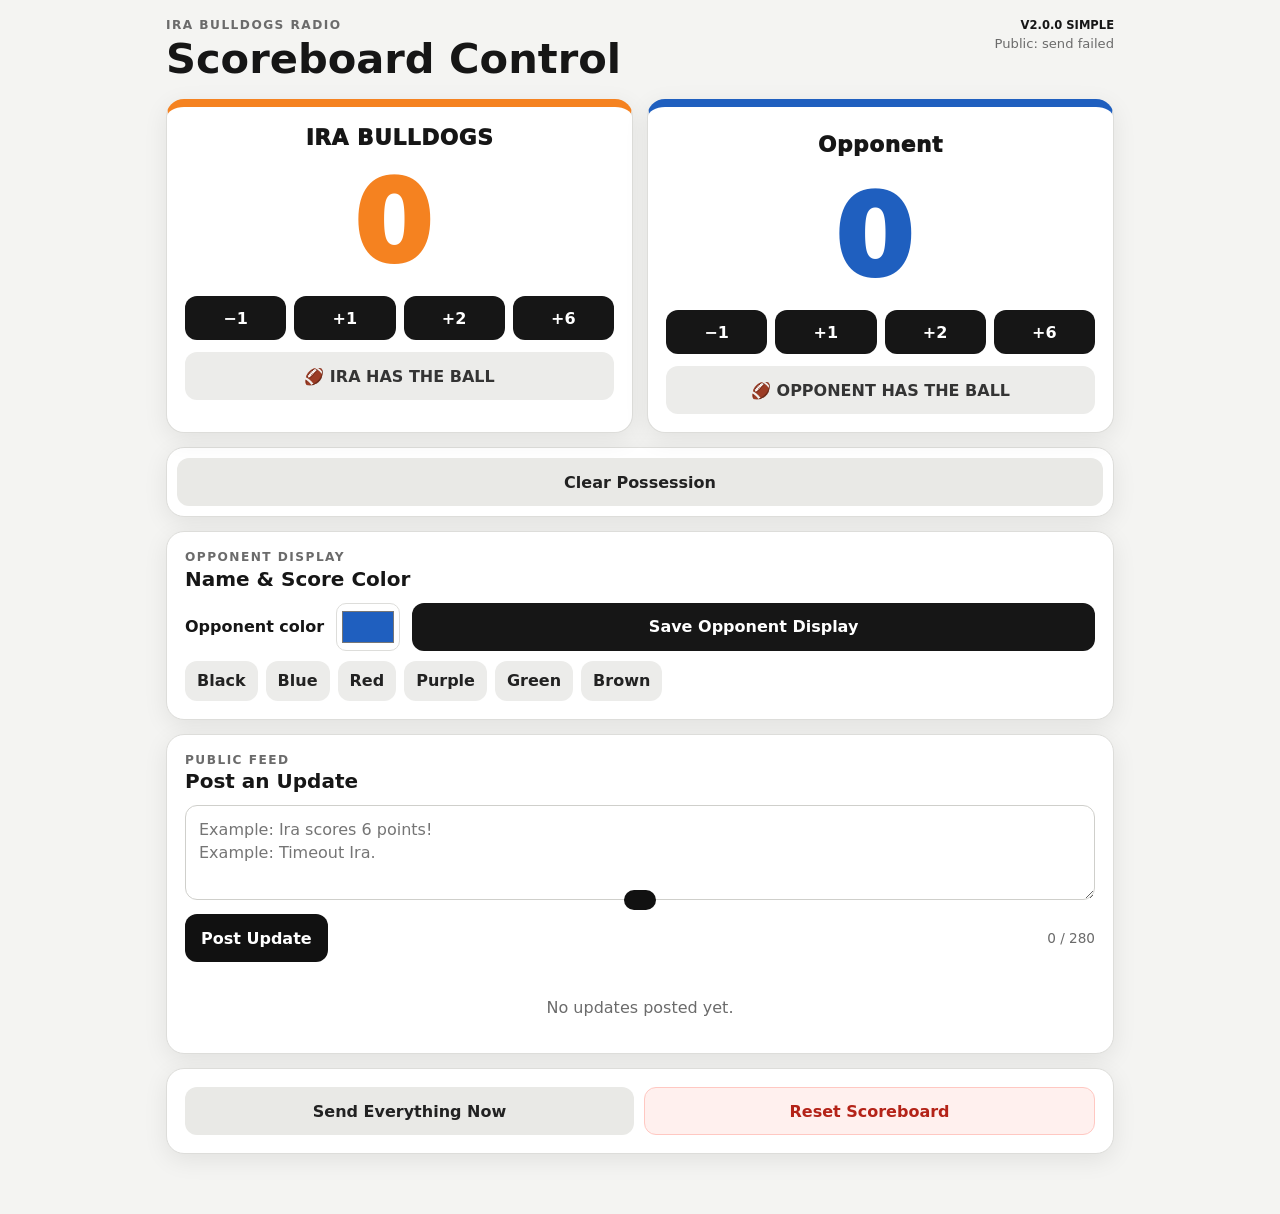
<file: index.html>
<!doctype html>
<html lang="en">
<head>
  <meta charset="utf-8">
  <meta name="viewport" content="width=device-width,initial-scale=1,viewport-fit=cover">
  <meta name="theme-color" content="#111111">
  <title>Ira Bulldogs Scoreboard Control</title>
  <link rel="stylesheet" href="styles.css?v=2000">
</head>
<body>
  <main class="shell">
    <header class="topbar">
      <div>
        <div class="eyebrow">IRA BULLDOGS RADIO</div>
        <h1>Scoreboard Control</h1>
      </div>
      <div class="status-stack">
        <span class="version">V2.0.0 SIMPLE</span>
        <span id="publicStatus" class="sync-status">Public: checking…</span>
      </div>
    </header>

    <section class="scoreboard" aria-label="Scoreboard controls">
      <article class="team-card ira-card" id="iraCard">
        <div class="team-name">IRA BULLDOGS</div>
        <input id="iraScore" class="score-input" type="number" min="0" step="1" inputmode="numeric" aria-label="Ira score">
        <div class="score-buttons">
          <button type="button" data-score="ira:-1">−1</button>
          <button type="button" data-score="ira:1">+1</button>
          <button type="button" data-score="ira:2">+2</button>
          <button type="button" data-score="ira:6">+6</button>
        </div>
        <button id="iraPossession" class="possession-btn" type="button">🏈 IRA HAS THE BALL</button>
      </article>

      <article class="team-card opponent-card" id="opponentCard">
        <input id="opponentName" class="opponent-name" maxlength="40" aria-label="Opponent name" placeholder="Opponent">
        <input id="opponentScore" class="score-input" type="number" min="0" step="1" inputmode="numeric" aria-label="Opponent score">
        <div class="score-buttons">
          <button type="button" data-score="opponent:-1">−1</button>
          <button type="button" data-score="opponent:1">+1</button>
          <button type="button" data-score="opponent:2">+2</button>
          <button type="button" data-score="opponent:6">+6</button>
        </div>
        <button id="opponentPossession" class="possession-btn" type="button">🏈 OPPONENT HAS THE BALL</button>
      </article>
    </section>

    <section class="card possession-clear">
      <button id="clearPossession" type="button" class="secondary wide">Clear Possession</button>
    </section>

    <section class="card opponent-settings">
      <div class="section-heading">
        <div>
          <div class="eyebrow">OPPONENT DISPLAY</div>
          <h2>Name & Score Color</h2>
        </div>
      </div>
      <div class="color-row">
        <label for="opponentColor">Opponent color</label>
        <input id="opponentColor" type="color" value="#1f5fbf" aria-label="Opponent score color">
        <button id="applyOpponent" type="button">Save Opponent Display</button>
      </div>
      <div class="preset-row" aria-label="Opponent color presets">
        <button type="button" class="color-preset" data-color="#000000">Black</button>
        <button type="button" class="color-preset" data-color="#1f5fbf">Blue</button>
        <button type="button" class="color-preset" data-color="#a4161a">Red</button>
        <button type="button" class="color-preset" data-color="#6a1b9a">Purple</button>
        <button type="button" class="color-preset" data-color="#1b5e20">Green</button>
        <button type="button" class="color-preset" data-color="#7a4a21">Brown</button>
      </div>
    </section>

    <section class="card updates-card">
      <div class="section-heading">
        <div>
          <div class="eyebrow">PUBLIC FEED</div>
          <h2>Post an Update</h2>
        </div>
      </div>
      <textarea id="newUpdate" rows="3" maxlength="280" placeholder="Example: Ira scores 6 points!&#10;Example: Timeout Ira."></textarea>
      <div class="composer-actions">
        <button id="postUpdate" type="button" class="primary">Post Update</button>
        <span id="charCount" class="muted">0 / 280</span>
      </div>
      <div id="updatesList" class="updates-list"></div>
    </section>

    <section class="card utility-card">
      <button id="publishNow" type="button" class="secondary">Send Everything Now</button>
      <button id="resetGame" type="button" class="danger-ghost">Reset Scoreboard</button>
    </section>
  </main>

  <dialog id="editDialog">
    <form method="dialog" id="editForm">
      <h2>Edit Update</h2>
      <textarea id="editUpdateText" rows="4" maxlength="280"></textarea>
      <div class="dialog-actions">
        <button value="cancel" class="secondary">Cancel</button>
        <button id="saveEdit" value="default" class="primary">Save Changes</button>
      </div>
    </form>
  </dialog>

  <dialog id="confirmDialog">
    <form method="dialog">
      <h2 id="confirmTitle">Confirm</h2>
      <p id="confirmText"></p>
      <div class="dialog-actions">
        <button value="cancel" class="secondary">Cancel</button>
        <button id="confirmYes" value="default" class="danger">Delete</button>
      </div>
    </form>
  </dialog>

  <div id="toast" class="toast" role="status" aria-live="polite"></div>

  <script src="config.js"></script>
  <script src="app.js?v=2000"></script>
</body>
</html>
</file>
<file: styles.css>
:root{
  --bg:#f4f4f2;
  --card:#ffffff;
  --text:#161616;
  --muted:#6b6b6b;
  --line:#ddddda;
  --ira:#f58220;
  --ira-dark:#b94f00;
  --opp:#1f5fbf;
  --danger:#b42318;
  --shadow:0 6px 24px rgba(0,0,0,.08);
}
*{box-sizing:border-box}
html{background:var(--bg)}
body{margin:0;font-family:system-ui,-apple-system,BlinkMacSystemFont,"Segoe UI",sans-serif;color:var(--text);background:var(--bg)}
button,input,textarea{font:inherit}
button{min-height:48px;border:0;border-radius:12px;padding:10px 16px;font-weight:800;cursor:pointer;background:#161616;color:#fff}
button:active{transform:translateY(1px)}
.shell{width:min(980px,100%);margin:0 auto;padding:18px 16px 60px}
.topbar{display:flex;align-items:flex-start;justify-content:space-between;gap:16px;margin-bottom:16px}
.eyebrow{font-size:.76rem;letter-spacing:.12em;font-weight:900;color:var(--muted)}
h1,h2{margin:.15rem 0 0} h1{font-size:clamp(1.7rem,5vw,2.6rem)} h2{font-size:1.25rem}
.status-stack{text-align:right;display:grid;gap:4px}.version{font-size:.72rem;font-weight:900}.sync-status{font-size:.82rem;color:var(--muted)}
.scoreboard{display:grid;grid-template-columns:1fr 1fr;gap:14px}
.team-card,.card{background:var(--card);border:1px solid var(--line);border-radius:18px;box-shadow:var(--shadow)}
.team-card{padding:18px;text-align:center;overflow:hidden}.ira-card{border-top:8px solid var(--ira)}.opponent-card{border-top:8px solid var(--opp)}
.team-name,.opponent-name{font-weight:950;letter-spacing:.03em;font-size:clamp(1rem,3vw,1.35rem)}
.opponent-name{width:100%;text-align:center;border:1px solid transparent;border-radius:9px;padding:6px;background:transparent;color:var(--text)}.opponent-name:focus{border-color:var(--line);outline:none;background:#fafafa}
.score-input{display:block;width:100%;border:0;background:transparent;text-align:center;font-weight:950;font-size:clamp(4rem,14vw,7rem);line-height:1;color:var(--ira);padding:8px 0}.opponent-card .score-input{color:var(--opp)}.score-input:focus{outline:2px solid #bbb;border-radius:12px}
.score-buttons{display:grid;grid-template-columns:repeat(4,1fr);gap:8px}.score-buttons button{min-height:44px;padding:6px}
.possession-btn{width:100%;margin-top:12px;background:#ececea;color:#343434;border:2px solid transparent}.possession-btn.active{background:#161616;color:#fff;border-color:#161616}
.ira-card .possession-btn.active{background:var(--ira-dark);border-color:var(--ira-dark)}.opponent-card .possession-btn.active{background:var(--opp);border-color:var(--opp)}
.card{padding:18px;margin-top:14px}.possession-clear{padding:10px}.wide{width:100%}
.section-heading{display:flex;justify-content:space-between;gap:12px;align-items:center;margin-bottom:12px}
.color-row{display:grid;grid-template-columns:auto 64px 1fr;align-items:center;gap:12px}.color-row label{font-weight:800}.color-row input[type=color]{width:64px;height:48px;padding:3px;border:1px solid var(--line);border-radius:10px;background:#fff}
.preset-row{display:flex;flex-wrap:wrap;gap:8px;margin-top:10px}.color-preset{background:#ececea;color:#222;min-height:40px;padding:8px 12px}
textarea{width:100%;resize:vertical;border:1px solid #cfcfcb;border-radius:12px;padding:13px;font-size:16px;line-height:1.4;background:#fff;color:#111}textarea:focus{outline:2px solid #999;outline-offset:1px}
.composer-actions{display:flex;align-items:center;gap:12px;justify-content:space-between;margin-top:10px}.primary{background:#111}.secondary{background:#e9e9e6;color:#222}.danger{background:var(--danger)}.danger-ghost{background:#fff0ee;color:var(--danger);border:1px solid #ffc8c2}
.updates-list{display:grid;gap:10px;margin-top:18px}.update-item{border:1px solid var(--line);border-radius:14px;padding:14px;background:#fafaf8}.update-meta{display:flex;justify-content:space-between;gap:10px;align-items:flex-start}.update-time{font-size:.78rem;color:var(--muted)}.update-text{white-space:pre-wrap;font-size:1.04rem;line-height:1.35;margin-top:5px}.update-actions{display:flex;gap:8px;margin-top:10px}.update-actions button{min-height:38px;padding:6px 12px}.edit-btn{background:#e9e9e6;color:#222}.delete-btn{background:#fff0ee;color:var(--danger);border:1px solid #ffc8c2}
.empty{color:var(--muted);text-align:center;padding:18px 0}.utility-card{display:flex;gap:10px}.utility-card button{flex:1}
.muted{color:var(--muted);font-size:.85rem}
dialog{width:min(560px,calc(100% - 28px));border:0;border-radius:18px;box-shadow:0 20px 80px rgba(0,0,0,.25);padding:20px}dialog::backdrop{background:rgba(0,0,0,.45)}.dialog-actions{display:flex;justify-content:flex-end;gap:10px;margin-top:14px}.dialog-actions button{min-width:110px}
.toast{position:fixed;left:50%;bottom:18px;transform:translateX(-50%) translateY(140%);background:#111;color:#fff;padding:10px 16px;border-radius:999px;font-weight:800;transition:.2s;z-index:20;max-width:90%;text-align:center}.toast.show{transform:translateX(-50%) translateY(0)}
@media(max-width:680px){.shell{padding:12px 10px 40px}.topbar{align-items:center}.status-stack{font-size:.8rem}.scoreboard{grid-template-columns:1fr 1fr;gap:8px}.team-card{padding:12px 8px}.score-buttons{grid-template-columns:repeat(2,1fr)}.score-buttons button{min-height:42px}.team-name,.opponent-name{font-size:.92rem}.score-input{font-size:4.5rem}.possession-btn{font-size:.76rem;padding:8px 4px;min-height:50px}.color-row{grid-template-columns:1fr 58px}.color-row button{grid-column:1/-1}.utility-card{flex-direction:column}.card{padding:14px}.composer-actions{align-items:flex-end}.primary{min-height:52px}.update-actions button{min-height:42px}}
</file>
